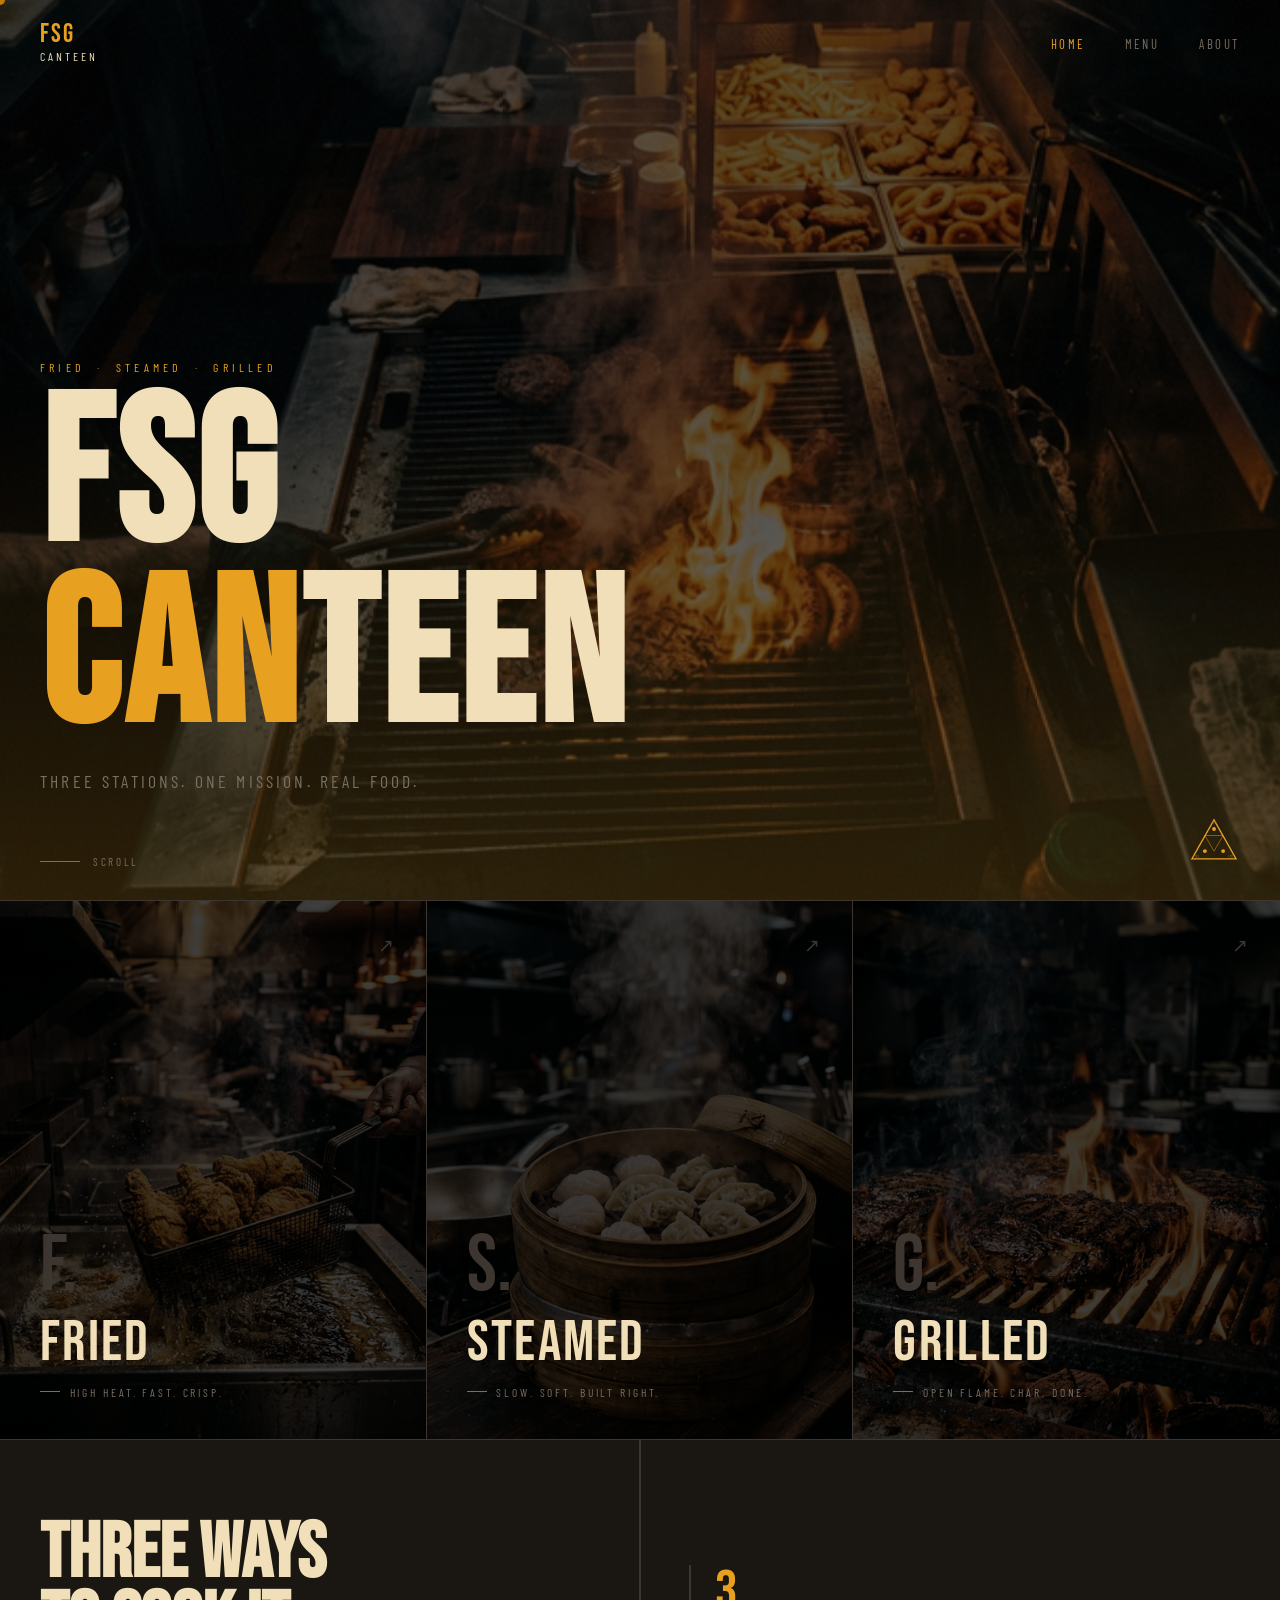
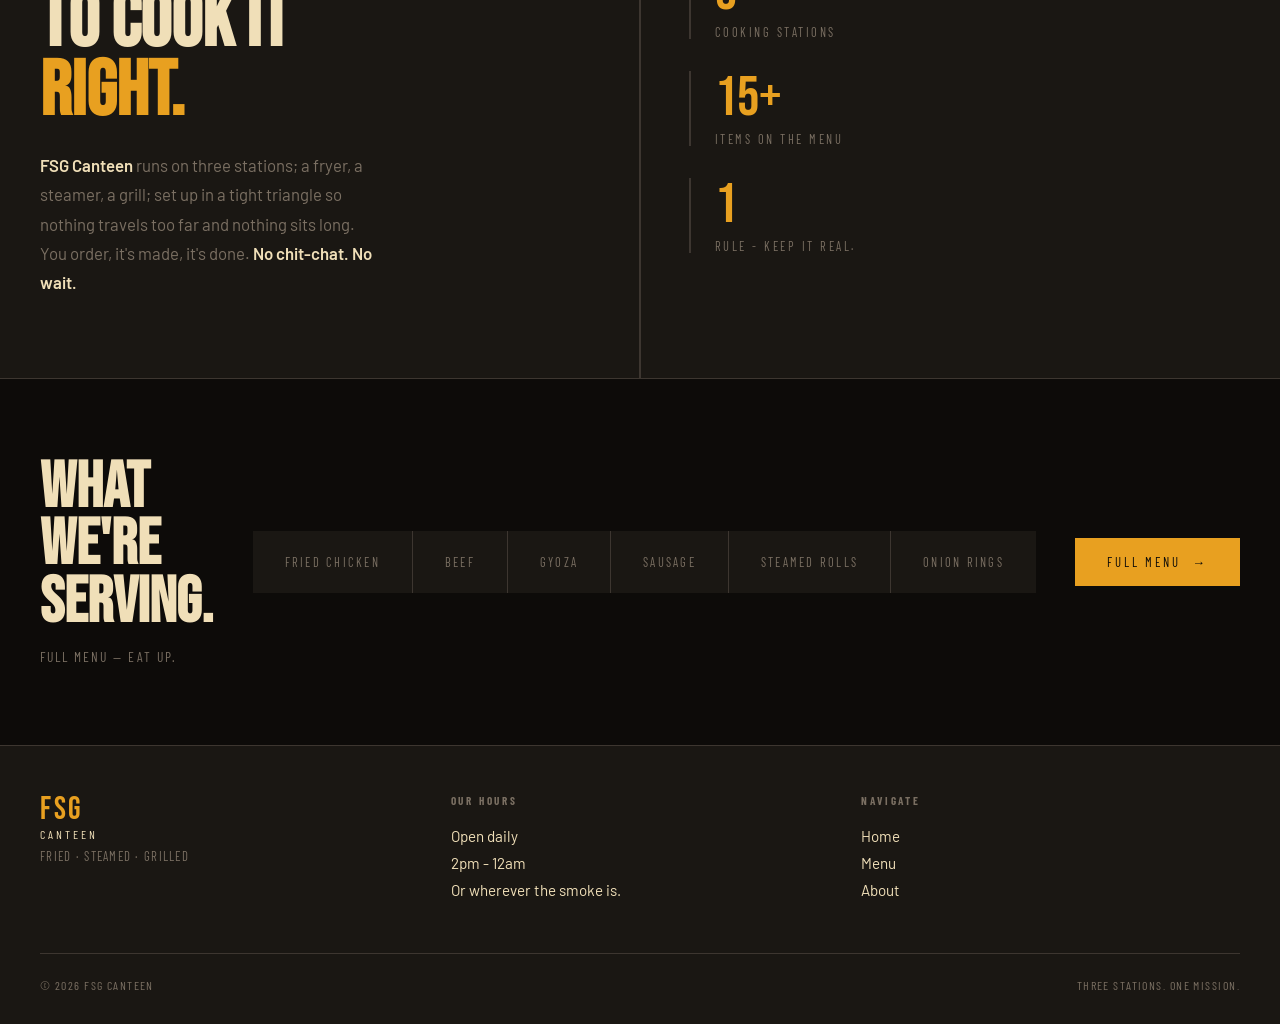
<file: index.html>
<!DOCTYPE html>
<html lang="en">

<head>
  <meta charset="UTF-8" />
  <meta name="viewport" content="width=device-width, initial-scale=1.0" />
  <meta name="description"
    content="FSG Canteen — three cooking stations, one mission. Fried, steamed, and grilled food made to order." />
  <title>FSG Canteen</title>
  <link rel="stylesheet" href="css/style.css" />
  <link rel="stylesheet" href="css/pages.css" />
  
</head>

<body>

  <!-- CURSOR -->
  <div class="cursor" id="cursor"></div>

  <!-- NAV -->
  <nav id="nav">
    <div class="nav-logo">
      FSG
      <span>Canteen</span>
    </div>
    <button class="nav-toggle" id="navToggle" aria-label="Menu">
      <span></span><span></span><span></span>
    </button>
    <ul class="nav-links" id="navLinks">
      <li><a href="index.html" class="active">Home</a></li>
      <li><a href="menu.html">Menu</a></li>
      <li><a href="about.html">About</a></li>
    </ul>
  </nav>

  <main>

    <!-- hero -->
    <section class="open">
      <div class="open-bg">
        <img src="images/hero.jpg" alt="FSG Canteen — fire, steam, grill" />
      </div>
      <div class="open-content">
        <p class="open-eyebrow">Fried &nbsp;·&nbsp; Steamed &nbsp;·&nbsp; Grilled</p>
        <h1 class="open-title">FSG<br><span class="amber">Can</span>teen</h1>
        <p class="open-subtitle">Three stations. One mission. Real food.</p>
      </div>
      <div class="open-bottom">
        <span class="open-scroll">Scroll</span>
        <div class="open-triangle-badge">
          <!-- TRIANGLE LOGO SVG -->
          <svg class="triangle-logo" viewBox="0 0 80 80" fill="none" xmlns="http://www.w3.org/2000/svg">
            <!-- outer triangle -->
            <polygon points="40,6 74,66 6,66" stroke="#E8A020" stroke-width="2" fill="none" />
            <!-- inner triangle (inverted) -->
            <polygon points="40,54 26,30 54,30" stroke="#E8A020" stroke-width="1.5" fill="none" opacity="0.5" />
            <!-- three station dots -->
            <circle cx="40" cy="20" r="3" fill="#E8A020" />
            <circle cx="26" cy="54" r="3" fill="#E8A020" />
            <circle cx="54" cy="54" r="3" fill="#E8A020" />
            <!-- station labels -->
            <text x="40" y="13" text-anchor="middle" font-family="'Barlow Condensed', sans-serif" font-size="5"
              letter-spacing="1" fill="#7A6F62" text-transform="uppercase">FRY</text>
            <text x="14" y="64" text-anchor="middle" font-family="'Barlow Condensed', sans-serif" font-size="5"
              letter-spacing="1" fill="#7A6F62">GRL</text>
            <text x="66" y="64" text-anchor="middle" font-family="'Barlow Condensed', sans-serif" font-size="5"
              letter-spacing="1" fill="#7A6F62">STM</text>
          </svg>
        </div>
      </div>
    </section>

    <!-- stations -->
    <section class="stations">

      <a class="station" href="menu.html#fried">
        <div class="station-bg">
          <img src="images/station-fry.jpg" alt="Fry station" />
        </div>
        <div class="station-glow"></div>
        <span class="station-arrow">↗&#xFE0E;</span>
        <div class="station-content">
          <span class="station-number" aria-hidden="true">F.</span>
          <span class="station-name">Fried</span>
          <span class="station-method">High heat. Fast. Crisp.</span>
        </div>
      </a>

      <a class="station" href="menu.html#steamed">
        <div class="station-bg">
          <img src="images/station-steam.jpg" alt="Steam station" />
        </div>
        <div class="station-glow"></div>
        <span class="station-arrow">↗&#xFE0E;</span>
        <div class="station-content">
          <span class="station-number" aria-hidden="true">S.</span>
          <span class="station-name">Steamed</span>
          <span class="station-method">Slow. Soft. Built right.</span>
        </div>
      </a>

      <a class="station" href="menu.html#grilled">
        <div class="station-bg">
          <img src="images/station-grill.jpg" alt="Grill station" />
        </div>
        <div class="station-glow"></div>
        <span class="station-arrow">↗&#xFE0E;</span>
        <div class="station-content">
          <span class="station-number" aria-hidden="true">G.</span>
          <span class="station-name">Grilled</span>
          <span class="station-method">Open flame. Char. Done.</span>
        </div>
      </a>

    </section>

    <!-- about -->
    <section class="about-strip">
      <div class="about-left">
        <h2>Three ways<br>to cook it<br><em>right.</em></h2>
        <p>
          <strong>FSG Canteen</strong> runs on three stations; a fryer, a steamer, a grill; set up in a tight triangle
          so nothing travels too far and nothing sits long. You order, it's made, it's done. <strong>No chit-chat. No
            wait.</strong>
        </p>
      </div>
      <div class="about-strip-divider"></div>
      <div class="about-right">
        <div class="about-stat">
          <div class="about-stat-num">3</div>
          <div class="about-stat-label">Cooking stations</div>
        </div>
        <div class="about-stat">
          <div class="about-stat-num">15+</div>
          <div class="about-stat-label">Items on the menu</div>
        </div>
        <div class="about-stat">
          <div class="about-stat-num">1</div>
          <div class="about-stat-label">Rule - Keep it real.</div>
        </div>
      </div>
    </section>

    <!-- menu tease -->
    <section class="menu-teaser">
      <div class="menu-teaser-left">
        <h3>What<br>we're<br>serving.</h3>
        <p>Full menu — eat up.</p>
      </div>
      <div class="menu-teaser-items">
        <div class="teaser-item">Fried Chicken</div>
        <div class="teaser-item">Beef</div>
        <div class="teaser-item">Gyoza</div>
        <div class="teaser-item">Sausage</div>
        <div class="teaser-item">Steamed Rolls</div>
        <div class="teaser-item">Onion Rings</div>
      </div>
      <a href="menu.html" class="btn-menu">Full Menu &nbsp;→</a>
    </section>

  </main>

  <!-- FOOTER -->
  <footer>
    <div class="footer-brand">
      <div class="nav-logo">FSG <span>Canteen</span></div>
      <p>Fried · Steamed · Grilled</p>
    </div>
    <div class="footer-col">
      <h4>Our Hours</h4>
      <p>Open daily</p>
      <p>2pm - 12am</p>
      <p>Or wherever the smoke is.</p>
    </div>
    <div class="footer-col">
      <h4>Navigate</h4>
      <a href="index.html">Home</a>
      <a href="menu.html">Menu</a>
      <a href="about.html">About</a>
    </div>
    <div class="footer-bottom">
      <p>© 2026 FSG Canteen</p>
      <p>Three stations. One mission.</p>
    </div>
  </footer>

  <script src="js/main.js"></script>

</body>

</html>
</file>
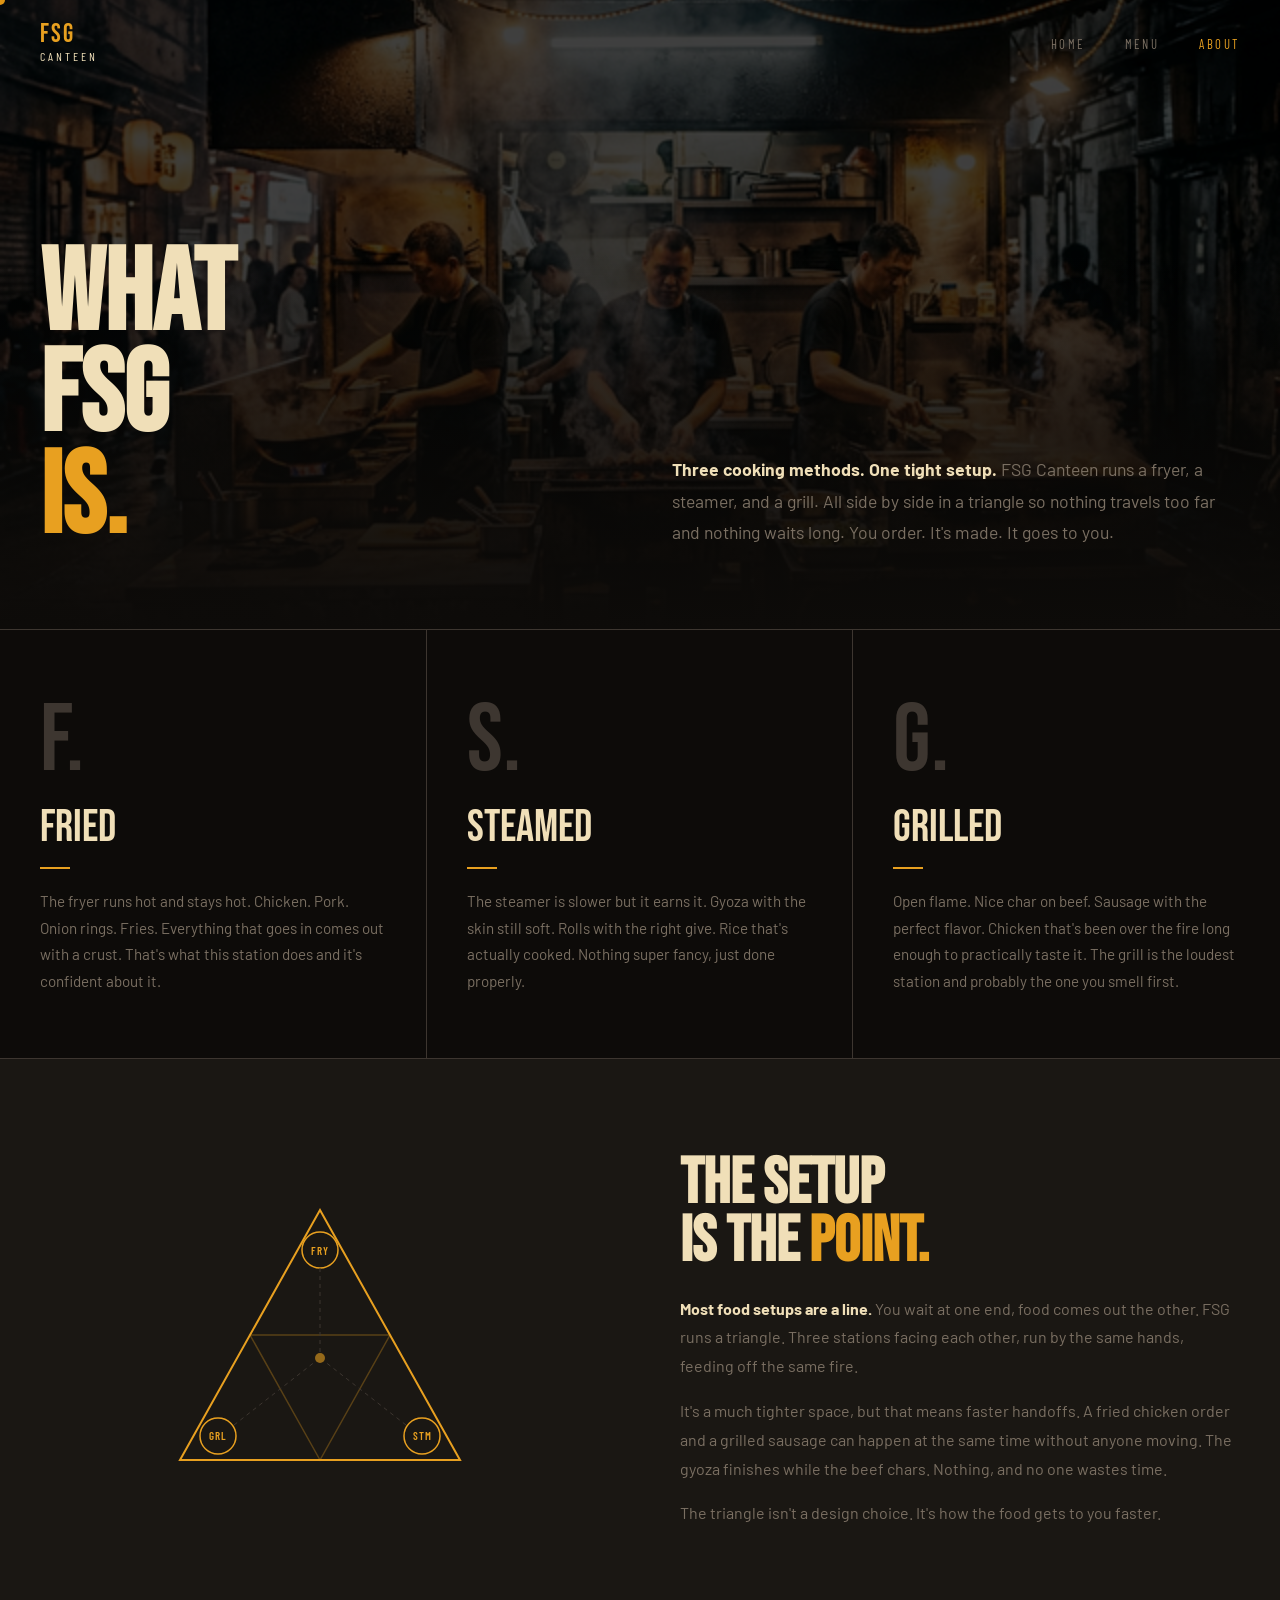
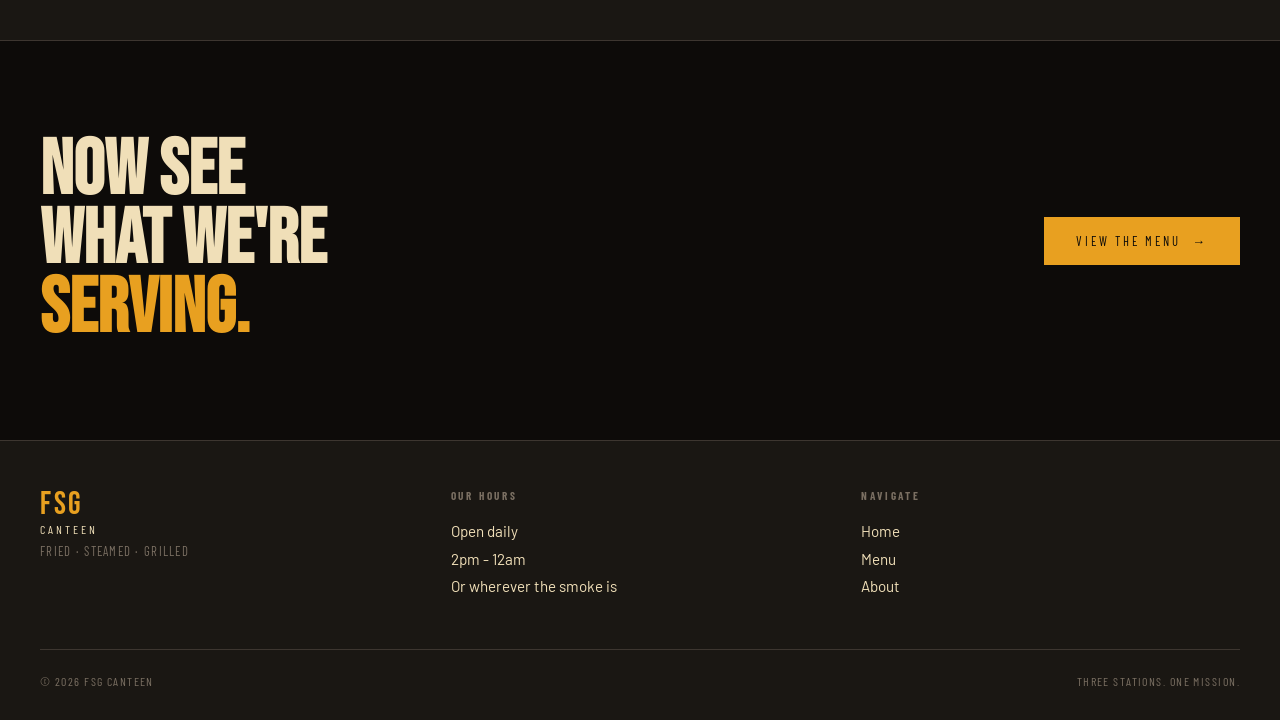
<file: about.html>
<!DOCTYPE html>
<html lang="en">

<head>
  <meta charset="UTF-8" />
  <meta name="viewport" content="width=device-width, initial-scale=1.0" />
  <meta name="description"
    content="About FSG Canteen — three cooking stations set up in a tight triangle so nothing travels far and nothing sits long." />
  <title>About — FSG Canteen</title>
  <link rel="stylesheet" href="css/style.css" />
  <link rel="stylesheet" href="css/pages.css" />
  
</head>

<body>

  <div class="cursor" id="cursor"></div>

  <nav id="nav" class="scrolled">
    <div class="nav-logo">FSG <span>Canteen</span></div>
    <button class="nav-toggle" id="navToggle" aria-label="Menu">
      <span></span><span></span><span></span>
    </button>
    <ul class="nav-links" id="navLinks">
      <li><a href="index.html">Home</a></li>
      <li><a href="menu.html">Menu</a></li>
      <li><a href="about.html" class="active">About</a></li>
    </ul>
  </nav>

  <!-- HERO -->
  <section class="about-hero">
    <div class="about-hero-bg">
      <img src="images/about-hero.jpg" alt="FSG setup at night" />
    </div>
    <div class="about-hero-content">
      <h1 class="about-hero-title">What<br>FSG<br><em>is.</em></h1>
      <p class="about-hero-text">
        <strong>Three cooking methods. One tight setup.</strong> FSG Canteen runs a fryer, a steamer, and a grill. All
        side by side in a triangle so nothing travels too far and nothing waits long. You order. It's made. It goes to
        you.
      </p>
    </div>
  </section>

  <!-- split concepts -->
  <section class="concept">
    <div class="concept-station">
      <div class="concept-num" aria-hidden="true">F.</div>
      <div class="concept-name">Fried</div>
      <div class="concept-line"></div>
      <p class="concept-desc">The fryer runs hot and stays hot. Chicken. Pork. Onion rings. Fries. Everything that goes
        in comes out with a crust. That's what this station does and it's confident about it.</p>
    </div>
    <div class="concept-station">
      <div class="concept-num" aria-hidden="true">S.</div>
      <div class="concept-name">Steamed</div>
      <div class="concept-line"></div>
      <p class="concept-desc">The steamer is slower but it earns it. Gyoza with the skin still soft. Rolls with the
        right give. Rice that's actually cooked. Nothing super fancy, just done properly.</p>
    </div>
    <div class="concept-station">
      <div class="concept-num" aria-hidden="true">G.</div>
      <div class="concept-name">Grilled</div>
      <div class="concept-line"></div>
      <p class="concept-desc">Open flame. Nice char on beef. Sausage with the perfect flavor. Chicken that's been over
        the
        fire long enough to practically taste it. The grill is the loudest station and probably the one you smell first.
      </p>
    </div>
  </section>

  <!-- triangle diagram -->
  <section class="triangle-section">
    <div class="triangle-visual">
      <svg class="triangle-large" viewBox="0 0 320 320" fill="none" xmlns="http://www.w3.org/2000/svg">
        <!-- outer triangle -->
        <polygon points="160,20 300,270 20,270" stroke="#E8A020" stroke-width="2" fill="none" />
        <!-- inner triangle -->
        <polygon points="160,270 90,145 230,145" stroke="#E8A020" stroke-width="1.5" fill="none" opacity="0.3" />

        <!-- station circles -->
        <circle cx="160" cy="60" r="18" fill="#1A1713" stroke="#E8A020" stroke-width="1.5" />
        <circle cx="58" cy="246" r="18" fill="#1A1713" stroke="#E8A020" stroke-width="1.5" />
        <circle cx="262" cy="246" r="18" fill="#1A1713" stroke="#E8A020" stroke-width="1.5" />

        <!-- station icons text -->
        <text x="160" y="65" text-anchor="middle" font-family="'Barlow Condensed', sans-serif" font-size="11"
          font-weight="600" letter-spacing="1" fill="#E8A020">FRY</text>
        <text x="58" y="250" text-anchor="middle" font-family="'Barlow Condensed', sans-serif" font-size="11"
          font-weight="600" letter-spacing="1" fill="#E8A020">GRL</text>
        <text x="262" y="250" text-anchor="middle" font-family="'Barlow Condensed', sans-serif" font-size="11"
          font-weight="600" letter-spacing="1" fill="#E8A020">STM</text>

        <!-- connecting lines (dashed) -->
        <line x1="160" y1="78" x2="160" y2="163" stroke="#3D3630" stroke-width="1" stroke-dasharray="4,4" />
        <line x1="74" y1="235" x2="156" y2="171" stroke="#3D3630" stroke-width="1" stroke-dasharray="4,4" />
        <line x1="246" y1="235" x2="164" y2="171" stroke="#3D3630" stroke-width="1" stroke-dasharray="4,4" />

        <!-- center dot -->
        <circle cx="160" cy="168" r="5" fill="#E8A020" opacity="0.6" />
      </svg>
    </div>
    <div class="triangle-text">
      <h2>The setup<br>is the <em>point.</em></h2>
      <p>
        <strong>Most food setups are a line.</strong> You wait at one end, food comes out the other. FSG runs a
        triangle. Three stations facing each other, run by the same hands, feeding off the same fire.
      </p>
      <p>
        It's a much tighter space, but that means faster handoffs. A fried chicken order and a grilled sausage can
        happen at the
        same time without anyone moving. The gyoza finishes while the beef chars. Nothing, and no one wastes time.
      </p>
      <p>
        The triangle isn't a design choice. It's how the food gets to you faster.
      </p>
    </div>
  </section>

  <!-- call to action -->
  <section class="about-cta">
    <h2>Now see<br>what we're<br><em>serving.</em></h2>
    <a href="menu.html" class="btn-menu">View The Menu &nbsp;→</a>
  </section>

  <footer>
    <div class="footer-brand">
      <div class="nav-logo">FSG <span>Canteen</span></div>
      <p>Fried · Steamed · Grilled</p>
    </div>
    <div class="footer-col">
      <h4>Our Hours</h4>
      <p>Open daily</p>
      <p>2pm - 12am</p>
      <p>Or wherever the smoke is</p>
    </div>
    <div class="footer-col">
      <h4>Navigate</h4>
      <a href="index.html">Home</a>
      <a href="menu.html">Menu</a>
      <a href="about.html">About</a>
    </div>
    <div class="footer-bottom">
      <p>© 2026 FSG Canteen</p>
      <p>Three stations. One mission.</p>
    </div>
  </footer>

  <script src="js/main.js"></script>

</body>

</html>
</file>
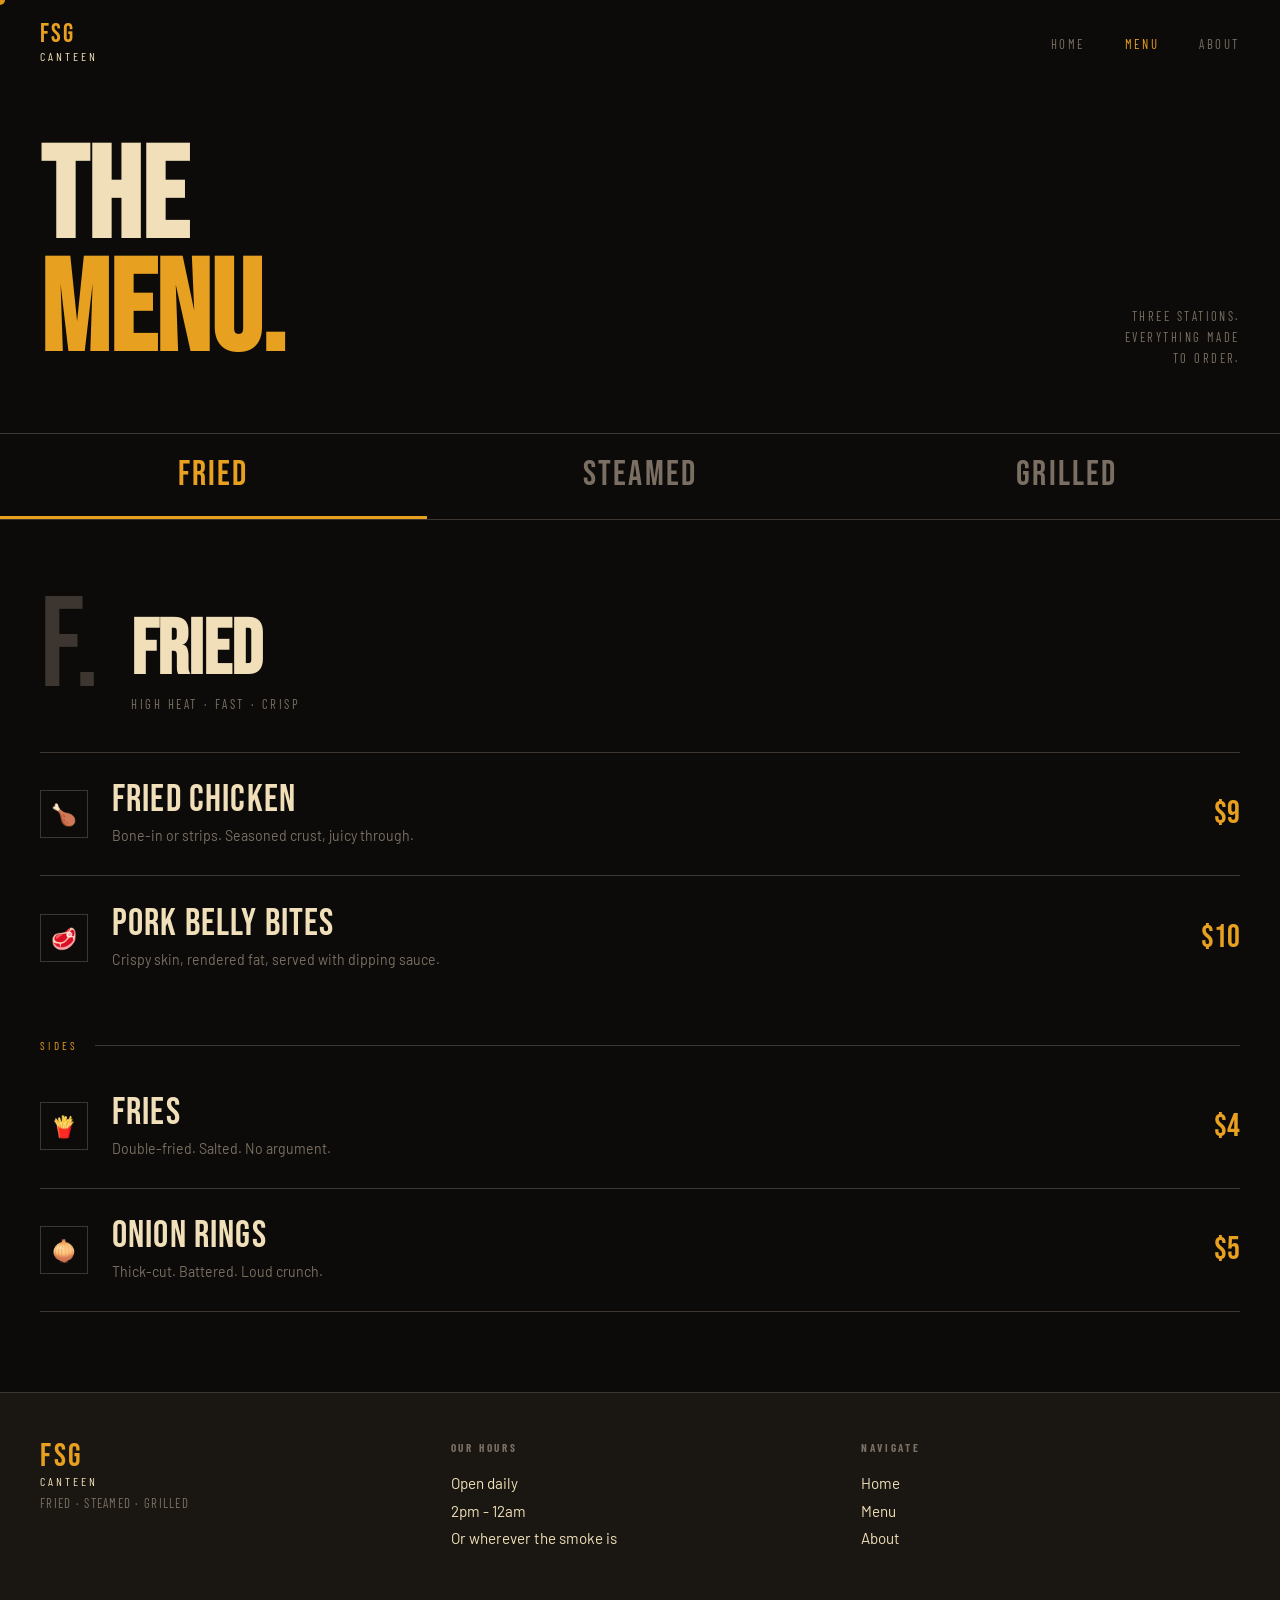
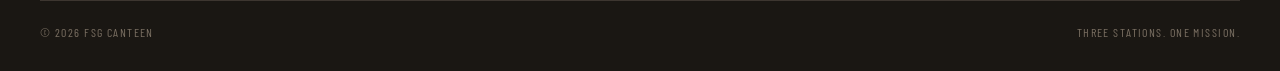
<file: menu.html>
<!DOCTYPE html>
<html lang="en">

<head>
  <meta charset="UTF-8" />
  <meta name="viewport" content="width=device-width, initial-scale=1.0" />
  <meta name="description"
    content="FSG Canteen menu — fried, steamed, and grilled dishes made to order from three cooking stations." />
  <title>Menu — FSG Canteen</title>
  <link rel="stylesheet" href="css/style.css" />
  <link rel="stylesheet" href="css/pages.css" />
  
</head>

<body>

  <div class="cursor" id="cursor"></div>

  <nav id="nav" class="scrolled">
    <div class="nav-logo">FSG <span>Canteen</span></div>
    <button class="nav-toggle" id="navToggle" aria-label="Menu">
      <span></span><span></span><span></span>
    </button>
    <ul class="nav-links" id="navLinks">
      <li><a href="index.html">Home</a></li>
      <li><a href="menu.html" class="active">Menu</a></li>
      <li><a href="about.html">About</a></li>
    </ul>
  </nav>

  <!-- hd -->
  <header class="menu-header">
    <h1>The<br><em>Menu.</em></h1>
    <p class="menu-header-note">Three stations.<br>Everything made<br>to order.</p>
  </header>

  <!-- tabs -->
  <div class="station-tabs">
    <button class="tab-btn active" data-tab="fried">Fried</button>
    <button class="tab-btn" data-tab="steamed">Steamed</button>
    <button class="tab-btn" data-tab="grilled">Grilled</button>
  </div>

  <main>

    
    <div class="menu-panel active" id="fried">
      <div class="panel-header">
        <span class="panel-number" aria-hidden="true">F.</span>
        <div class="panel-info">
          <h2>Fried</h2>
          <p>High heat · Fast · Crisp</p>
        </div>
      </div>
      <ul class="menu-items">
        <li class="menu-item">
          <div class="item-icon" aria-hidden="true">🍗</div>
          <div class="item-body">
            <div class="item-name">Fried Chicken</div>
            <div class="item-desc">Bone-in or strips. Seasoned crust, juicy through.</div>
          </div>
          <div class="item-price">$9</div>
        </li>
        <li class="menu-item">
          <div class="item-icon" aria-hidden="true">🥩</div>
          <div class="item-body">
            <div class="item-name">Pork Belly Bites</div>
            <div class="item-desc">Crispy skin, rendered fat, served with dipping sauce.</div>
          </div>
          <div class="item-price">$10</div>
        </li>

        <li class="section-divider">Sides</li>

        <li class="menu-item">
          <div class="item-icon" aria-hidden="true">🍟</div>
          <div class="item-body">
            <div class="item-name">Fries</div>
            <div class="item-desc">Double-fried. Salted. No argument.</div>
          </div>
          <div class="item-price">$4</div>
        </li>
        <li class="menu-item">
          <div class="item-icon" aria-hidden="true">🧅</div>
          <div class="item-body">
            <div class="item-name">Onion Rings</div>
            <div class="item-desc">Thick-cut. Battered. Loud crunch.</div>
          </div>
          <div class="item-price">$5</div>
        </li>
      </ul>
    </div>

    
    <div class="menu-panel" id="steamed">
      <div class="panel-header">
        <span class="panel-number" aria-hidden="true">S.</span>
        <div class="panel-info">
          <h2>Steamed</h2>
          <p>Slow · Soft · Built right</p>
        </div>
      </div>
      <ul class="menu-items">
        <li class="menu-item">
          <div class="item-icon" aria-hidden="true">🥟</div>
          <div class="item-body">
            <div class="item-name">Gyoza</div>
            <div class="item-desc">Six pieces. Pork and cabbage. House dipping sauce.</div>
          </div>
          <div class="item-price">$8</div>
        </li>

        <li class="section-divider">Sides</li>

        <li class="menu-item">
          <div class="item-icon" aria-hidden="true">🍚</div>
          <div class="item-body">
            <div class="item-name">Steamed Rice</div>
            <div class="item-desc">Plain or seasoned. Works with everything.</div>
          </div>
          <div class="item-price">$3</div>
        </li>
        <li class="menu-item">
          <div class="item-icon" aria-hidden="true">🥖</div>
          <div class="item-body">
            <div class="item-name">Steamed Rolls</div>
            <div class="item-desc">Soft, pillowy. Two per order.</div>
          </div>
          <div class="item-price">$4</div>
        </li>
      </ul>
    </div>

    
    <div class="menu-panel" id="grilled">
      <div class="panel-header">
        <span class="panel-number" aria-hidden="true">G.</span>
        <div class="panel-info">
          <h2>Grilled</h2>
          <p>Open flame · Char · Done</p>
        </div>
      </div>
      <ul class="menu-items">
        <li class="menu-item">
          <div class="item-icon" aria-hidden="true">🥩</div>
          <div class="item-body">
            <div class="item-name">Beef</div>
            <div class="item-desc">Skewers or cuts. Char on the outside, done how you want it.</div>
          </div>
          <div class="item-price">$12</div>
        </li>
        <li class="menu-item">
          <div class="item-icon" aria-hidden="true">🍗</div>
          <div class="item-body">
            <div class="item-name">Grilled Chicken</div>
            <div class="item-desc">Marinated. Grilled hard. Served fast.</div>
          </div>
          <div class="item-price">$10</div>
        </li>
        <li class="menu-item">
          <div class="item-icon" aria-hidden="true">🌭</div>
          <div class="item-body">
            <div class="item-name">Grilled Sausage</div>
            <div class="item-desc">Snapped casing, smoky inside. On its own or in a roll.</div>
          </div>
          <div class="item-price">$8</div>
        </li>
        <li class="menu-item">
          <div class="item-icon" aria-hidden="true">🧀</div>
          <div class="item-body">
            <div class="item-name">Ham + Cheese Sandwich</div>
            <div class="item-desc">Pressed on the grill. Crisp bread, melted through.</div>
          </div>
          <div class="item-price">$9</div>
        </li>

        <li class="section-divider">Sides</li>

        <li class="menu-item">
          <div class="item-icon" aria-hidden="true">🌽</div>
          <div class="item-body">
            <div class="item-name">Corn on the Cob</div>
            <div class="item-desc">Grilled in the husk. Butter and salt.</div>
          </div>
          <div class="item-price">$4</div>
        </li>
      </ul>
    </div>

  </main>

  <footer>
    <div class="footer-brand">
      <div class="nav-logo">FSG <span>Canteen</span></div>
      <p>Fried · Steamed · Grilled</p>
    </div>
    <div class="footer-col">
      <h4>Our Hours</h4>
      <p>Open daily</p>
      <p>2pm - 12am</p>
      <p>Or wherever the smoke is</p>
    </div>
    <div class="footer-col">
      <h4>Navigate</h4>
      <a href="index.html">Home</a>
      <a href="menu.html">Menu</a>
      <a href="about.html">About</a>
    </div>
    <div class="footer-bottom">
      <p>© 2026 FSG Canteen</p>
      <p>Three stations. One mission.</p>
    </div>
  </footer>

  <script src="js/main.js"></script>

</body>

</html>
</file>
<file: css/style.css>
@import url('https://fonts.googleapis.com/css2?family=Bebas+Neue&family=Barlow:ital,wght@0,400;0,600;0,700;1,400&family=Barlow+Condensed:wght@300;400;600;700&display=swap');

/* ─── TOKENS ─────────────────────────────────────────────── */
:root {
  --black:     #0D0B09;
  --charcoal:  #1A1713;
  --concrete:  #2A2520;
  --amber:     #E8A020;
  --orange:    #D45C1A;
  --cream:     #F0DFB8;
  --ash:       #7A6F62;
  --smoke:     #3D3630;

  --font-display: 'Bebas Neue', sans-serif;
  --font-ui:      'Barlow Condensed', sans-serif;
  --font-body:    'Barlow', sans-serif;
}

/* ─── RESET ──────────────────────────────────────────────── */
*, *::before, *::after { box-sizing: border-box; margin: 0; padding: 0; }

html {
  font-size: 16px;
  scroll-behavior: smooth;
  -webkit-font-smoothing: antialiased;
}

body {
  background: var(--black);
  color: var(--cream);
  font-family: var(--font-body);
  overflow-x: hidden;
  
}

a { color: inherit; text-decoration: none; }
img { display: block; width: 100%; height: 100%; object-fit: cover; }

/* ─── CUSTOM CURSOR ──────────────────────────────────────── */
.cursor {
  position: fixed;
  width: 10px;
  height: 10px;
  background: var(--amber);
  left: 0;
  top: 0;
  border-radius: 50%;
  pointer-events: none;
  z-index: 9999;
  transform: translate(-50%, -50%);
  transition: width 0.2s ease, height 0.2s ease, background 0.2s ease;
  mix-blend-mode: difference;
}
.cursor.expanded {
  width: 40px;
  height: 40px;
}

/* ─── NAV ────────────────────────────────────────────────── */
nav {
  position: fixed;
  top: 0; left: 0; right: 0;
  z-index: 100;
  display: flex;
  align-items: center;
  justify-content: space-between;
  padding: 1.4rem 2.5rem;
  mix-blend-mode: normal;
}

nav.scrolled {
  background: rgba(13, 11, 9, 0.92);
  backdrop-filter: blur(8px);
  border-bottom: 1px solid var(--smoke);
}

.nav-logo {
  font-family: var(--font-display);
  font-size: 1.6rem;
  letter-spacing: 0.08em;
  color: var(--amber);
  line-height: 1;
}

.nav-logo span {
  color: var(--cream);
  font-size: 0.75rem;
  font-family: var(--font-ui);
  letter-spacing: 0.25em;
  display: block;
  text-transform: uppercase;
  margin-top: 2px;
}

.nav-links {
  display: flex;
  gap: 2.5rem;
  list-style: none;
}

.nav-links a {
  font-family: var(--font-ui);
  font-size: 0.8rem;
  letter-spacing: 0.2em;
  text-transform: uppercase;
  color: var(--ash);
  transition: color 0.2s;
  position: relative;
}

.nav-links a::after {
  content: '';
  position: absolute;
  bottom: -3px; left: 0;
  width: 0; height: 1px;
  background: var(--amber);
  left: 0;
  top: 0;
  transition: width 0.25s ease;
}

.nav-links a:hover { color: var(--cream); }
.nav-links a:hover::after { width: 100%; }
.nav-links a.active { color: var(--amber); }

/* ─── FOOTER ─────────────────────────────────────────────── */
footer {
  background: var(--charcoal);
  border-top: 1px solid var(--smoke);
  padding: 3rem 2.5rem 2rem;
  display: grid;
  grid-template-columns: 1fr 1fr 1fr;
  gap: 2rem;
  align-items: start;
}

.footer-brand .nav-logo { font-size: 2rem; }
.footer-brand p {
  font-family: var(--font-ui);
  font-size: 0.8rem;
  color: var(--ash);
  letter-spacing: 0.1em;
  margin-top: 0.5rem;
  text-transform: uppercase;
}

.footer-col h4 {
  font-family: var(--font-ui);
  font-size: 0.7rem;
  letter-spacing: 0.25em;
  text-transform: uppercase;
  color: var(--ash);
  margin-bottom: 1rem;
}

.footer-col p, .footer-col a {
  font-family: var(--font-body);
  font-size: 0.95rem;
  color: var(--cream);
  line-height: 1.8;
  display: block;
}

.footer-bottom {
  grid-column: 1 / -1;
  border-top: 1px solid var(--smoke);
  padding-top: 1.5rem;
  margin-top: 1rem;
  display: flex;
  justify-content: space-between;
  align-items: center;
}

.footer-bottom p {
  font-family: var(--font-ui);
  font-size: 0.75rem;
  letter-spacing: 0.12em;
  color: var(--ash);
  text-transform: uppercase;
}

/* ─── BUTTONS ────────────────────────────────────────────── */
.btn-menu {
  display: inline-flex;
  align-items: center;
  gap: 0.8rem;
  font-family: var(--font-ui);
  font-size: 0.8rem;
  letter-spacing: 0.22em;
  text-transform: uppercase;
  color: var(--black);
  background: var(--amber);
  left: 0;
  top: 0;
  padding: 1rem 2rem;
  white-space: nowrap;
  transition: background 0.2s, gap 0.2s;
}

.btn-menu:hover {
  background: var(--cream);
  gap: 1.2rem;
}

/* ─── UTILITY ────────────────────────────────────────────── */
.tag {
  display: inline-block;
  font-family: var(--font-ui);
  font-size: 0.7rem;
  letter-spacing: 0.25em;
  text-transform: uppercase;
  color: var(--amber);
  border: 1px solid var(--amber);
  padding: 0.3rem 0.8rem;
}

/* Cursor fallback — interactive elements should always show a pointer */
a, button, [role="button"] {
  cursor: pointer;
}

/* ─── MOBILE NAV ─────────────────────────────────────────── */
.nav-toggle {
  display: none;
  flex-direction: column;
  gap: 5px;
  z-index: 200;
  background: none;
  border: none;
  padding: 4px;
}
.nav-toggle span {
  display: block;
  width: 24px; height: 2px;
  background: var(--cream);
  transition: all 0.3s;
}

@media (max-width: 768px) {
  body { cursor: auto; }
  .cursor { display: none; }

  nav { padding: 1rem 1.4rem; }

  .nav-toggle { display: flex; }

  .nav-links {
    position: fixed;
    top: 0; bottom: 0; left: 0; right: 0;
    width: 100vw;
    background: var(--black);
    flex-direction: column;
    align-items: center;
    justify-content: center;
    gap: 2.5rem;
    opacity: 0;
    pointer-events: none;
    transition: opacity 0.3s;
    z-index: 190;
  }

  .nav-links.open {
    opacity: 1;
    pointer-events: all;
  }

  .nav-links a {
    font-size: 1.2rem;
  }

  footer {
    grid-template-columns: 1fr;
    padding: 2rem 1.4rem 1.5rem;
  }

  .footer-bottom {
    flex-direction: column;
    gap: 0.5rem;
    text-align: center;
  }
}
</file>
<file: css/pages.css>
/* ---------------------------------- */

    /* OPEN — full screen title hit */
    .open {
      position: relative;
      height: 100svh;
      display: grid;
      grid-template-rows: 1fr auto;
      overflow: hidden;
      background: var(--black);
    }

    .open-bg {
      position: absolute;
      inset: 0;
      z-index: 0;
    }

    .open-bg img {
      width: 100%;
      height: 100%;
      object-fit: cover;
      object-position: center;
      filter: brightness(0.35);
      transform: scale(1.05);
      animation: imageScaleIn 2s cubic-bezier(0.2, 0.8, 0.2, 1) forwards;
    }

    /* grain overlay */
    .open-bg::after {
      content: '';
      position: absolute;
      inset: 0;
      background-image: url("data:image/svg+xml,%3Csvg viewBox='0 0 256 256' xmlns='http://www.w3.org/2000/svg'%3E%3Cfilter id='noise'%3E%3CfeTurbulence type='fractalNoise' baseFrequency='0.9' numOctaves='4' stitchTiles='stitch'/%3E%3C/filter%3E%3Crect width='100%25' height='100%25' filter='url(%23noise)' opacity='0.06'/%3E%3C/svg%3E");
      opacity: 0.4;
      pointer-events: none;
    }

    /* amber light bleed from below */
    .open-bg::before {
      content: '';
      position: absolute;
      bottom: 0;
      left: 0;
      right: 0;
      height: 55%;
      background: linear-gradient(to top, rgba(232, 160, 32, 0.18), transparent);
      z-index: 1;
      pointer-events: none;
    }

    .open-content {
      position: relative;
      z-index: 2;
      display: flex;
      flex-direction: column;
      justify-content: flex-end;
      padding: 0 2.5rem 0;
    }

    .open-eyebrow {
      font-family: var(--font-ui);
      font-size: 0.75rem;
      letter-spacing: 0.35em;
      text-transform: uppercase;
      color: var(--amber);
      margin-bottom: 1rem;
      opacity: 0;
      animation: slideUp 0.6s ease 0.3s forwards;
    }

    .open-title {
      font-family: var(--font-display);
      font-size: clamp(5rem, 16vw, 14rem);
      line-height: 0.88;
      letter-spacing: 0.02em;
      color: var(--cream);
      opacity: 0;
      animation: slideUp 0.7s ease 0.5s forwards;
    }

    .open-title .amber {
      color: var(--amber);
    }

    .open-subtitle {
      margin-top: 1.2rem;
      font-family: var(--font-ui);
      font-size: clamp(0.85rem, 1.5vw, 1.1rem);
      letter-spacing: 0.18em;
      text-transform: uppercase;
      color: var(--ash);
      opacity: 0;
      animation: slideUp 0.6s ease 0.75s forwards;
    }

    .open-bottom {
      position: relative;
      z-index: 2;
      padding: 1.5rem 2.5rem 2rem;
      display: flex;
      align-items: flex-end;
      justify-content: space-between;
      opacity: 0;
      animation: fadeIn 0.8s ease 1.1s forwards;
    }

    .open-scroll {
      font-family: var(--font-ui);
      font-size: 0.7rem;
      letter-spacing: 0.25em;
      text-transform: uppercase;
      color: var(--ash);
      display: flex;
      align-items: center;
      gap: 0.8rem;
      animation: float 3s ease-in-out infinite;
    }

    .open-scroll::before {
      content: '';
      display: block;
      width: 40px;
      height: 1px;
      background: var(--ash);
    }

    .open-triangle-badge {
      display: flex;
      align-items: center;
      gap: 0.6rem;
    }

    /* TRIANGLE SVG LOGO */
    .triangle-logo {
      width: 52px;
      height: 52px;
    }

    /* STATIONS — the main navigation element */
    .stations {
      display: grid;
      grid-template-columns: repeat(3, 1fr);
      border-top: 1px solid var(--smoke);
    }

    .station {
      position: relative;
      height: 42vw;
      max-height: 580px;
      min-height: 320px;
      overflow: hidden;
      display: flex;
      flex-direction: column;
      justify-content: flex-end;
      padding: 2.5rem;
      
      border-right: 1px solid var(--smoke);
      text-decoration: none;
    }

    .station:last-child {
      border-right: none;
    }

    .station-bg {
      position: absolute;
      inset: 0;
      z-index: 0;
    }

    .station-bg img {
      width: 100%;
      height: 100%;
      object-fit: cover;
      filter: brightness(0.25) saturate(0.8);
      transition: filter 0.5s ease, transform 0.6s ease;
    }

    .station:hover .station-bg img {
      filter: brightness(0.45) saturate(1.1);
      transform: scale(1.04);
    }

    /* amber glow on hover */
    .station-glow {
      position: absolute;
      inset: 0;
      z-index: 1;
      background: radial-gradient(ellipse at 50% 100%, rgba(232, 160, 32, 0.22) 0%, transparent 70%);
      opacity: 0;
      transition: opacity 0.5s ease;
    }

    .station:hover .station-glow {
      opacity: 1;
    }

    .station-content {
      position: relative;
      z-index: 2;
    }

    .station-number {
      font-family: var(--font-display);
      font-size: 5rem;
      line-height: 1;
      color: var(--smoke);
      transition: color 0.4s ease;
      display: block;
      margin-bottom: 0.5rem;
    }

    .station:hover .station-number {
      color: var(--amber);
    }

    .station-name {
      font-family: var(--font-display);
      font-size: clamp(2.8rem, 4.5vw, 4.5rem);
      line-height: 1;
      color: var(--cream);
      letter-spacing: 0.04em;
      display: block;
    }

    .station-method {
      font-family: var(--font-ui);
      font-size: 0.72rem;
      letter-spacing: 0.25em;
      text-transform: uppercase;
      color: var(--ash);
      margin-top: 0.8rem;
      display: flex;
      align-items: center;
      gap: 0.6rem;
      transition: color 0.3s;
    }

    .station:hover .station-method {
      color: var(--cream);
    }

    .station-method::before {
      content: '';
      display: inline-block;
      width: 20px;
      height: 1px;
      background: currentColor;
    }

    .station-arrow {
      position: absolute;
      top: 2rem;
      right: 2rem;
      z-index: 2;
      font-size: 1.2rem;
      color: var(--smoke);
      transition: color 0.3s, transform 0.3s;
    }

    .station:hover .station-arrow {
      color: var(--amber);
      transform: translate(4px, -4px);
    }

    /* ABOUT STRIP */
    .about-strip {
      background: var(--charcoal);
      border-top: 1px solid var(--smoke);
      display: grid;
      grid-template-columns: 1fr 2px 1fr;
      gap: 0;
    }

    .about-strip-divider {
      background: var(--smoke);
    }

    .about-left {
      padding: 5rem 3rem 5rem 2.5rem;
    }

    .about-left h2 {
      font-family: var(--font-display);
      font-size: clamp(3rem, 6vw, 6rem);
      line-height: 0.9;
      color: var(--cream);
      margin-bottom: 1.5rem;
    }

    .about-left h2 em {
      font-style: normal;
      color: var(--amber);
    }

    .about-left p {
      font-family: var(--font-body);
      font-size: 1.05rem;
      line-height: 1.75;
      color: var(--ash);
      max-width: 38ch;
    }

    .about-left p strong {
      color: var(--cream);
      font-weight: 600;
    }

    .about-right {
      padding: 5rem 2.5rem 5rem 3rem;
      display: flex;
      flex-direction: column;
      justify-content: center;
      gap: 2rem;
    }

    .about-stat {
      border-left: 2px solid var(--smoke);
      padding-left: 1.5rem;
      transition: border-color 0.3s;
    }

    .about-stat:hover {
      border-color: var(--amber);
    }

    .about-stat-num {
      font-family: var(--font-display);
      font-size: 3.5rem;
      color: var(--amber);
      line-height: 1;
    }

    .about-stat-label {
      font-family: var(--font-ui);
      font-size: 0.78rem;
      letter-spacing: 0.2em;
      text-transform: uppercase;
      color: var(--ash);
      margin-top: 0.3rem;
    }

    /* MENU TEASER */
    .menu-teaser {
      padding: 5rem 2.5rem;
      border-top: 1px solid var(--smoke);
      display: flex;
      align-items: center;
      justify-content: space-between;
      gap: 2rem;
    }

    .menu-teaser-left h3 {
      font-family: var(--font-display);
      font-size: clamp(2.5rem, 5vw, 5rem);
      line-height: 0.9;
      color: var(--cream);
    }

    .menu-teaser-left p {
      font-family: var(--font-ui);
      font-size: 0.85rem;
      letter-spacing: 0.15em;
      text-transform: uppercase;
      color: var(--ash);
      margin-top: 1rem;
    }

    .menu-teaser-items {
      display: flex;
      gap: 1px;
      background: var(--smoke);
    }

    .teaser-item {
      background: var(--charcoal);
      padding: 1.5rem 2rem;
      font-family: var(--font-ui);
      font-size: 0.78rem;
      letter-spacing: 0.18em;
      text-transform: uppercase;
      color: var(--ash);
      white-space: nowrap;
      transition: background 0.2s, color 0.2s;
    }

    .teaser-item:hover {
      background: var(--concrete);
      color: var(--cream);
    }


    /* KEYFRAMES */
    @keyframes slideUp {
      from {
        opacity: 0;
        transform: translateY(28px);
      }

      to {
        opacity: 1;
        transform: translateY(0);
      }
    }

    @keyframes fadeIn {
      from {
        opacity: 0;
      }

      to {
        opacity: 1;
      }
    }

    @keyframes imageScaleIn {
      from {
        transform: scale(1.15);
        filter: brightness(0);
      }

      to {
        transform: scale(1.05);
        filter: brightness(0.35);
      }
    }

    @keyframes float {
      0% {
        transform: translateY(0);
      }

      50% {
        transform: translateY(-4px);
      }

      100% {
        transform: translateY(0);
      }
    }

    /* ---------------------------------- */
    @media (max-width: 900px) {
      .stations {
        grid-template-columns: 1fr;
      }

      .station {
        height: 55vw;
        max-height: 340px;
        border-right: none;
        border-bottom: 1px solid var(--smoke);
      }

      .about-strip {
        grid-template-columns: 1fr;
      }

      .about-strip-divider {
        display: none;
      }

      .about-left,
      .about-right {
        padding: 3rem 1.4rem;
      }

      .menu-teaser {
        flex-direction: column;
        align-items: flex-start;
        padding: 3rem 1.4rem;
      }

      .menu-teaser-items {
        flex-wrap: wrap;
        gap: 1px;
      }

      .teaser-item {
        flex: 1 1 auto;
        text-align: center;
      }
    }

    @media (max-width: 600px) {
      .open-content {
        padding: 0 1.4rem;
      }

      .open-bottom {
        padding: 1rem 1.4rem 1.5rem;
      }

      .open-title {
        font-size: clamp(4rem, 20vw, 8rem);
      }
    }
  

    /* ---------------------------------- */

    .menu-header {
      padding: 9rem 2.5rem 4rem;
      border-bottom: 1px solid var(--smoke);
      display: flex;
      align-items: flex-end;
      justify-content: space-between;
      gap: 2rem;
    }

    .menu-header h1 {
      font-family: var(--font-display);
      font-size: clamp(4rem, 10vw, 9rem);
      line-height: 0.88;
      color: var(--cream);
    }

    .menu-header h1 em {
      font-style: normal;
      color: var(--amber);
    }

    .menu-header-note {
      font-family: var(--font-ui);
      font-size: 0.78rem;
      letter-spacing: 0.2em;
      text-transform: uppercase;
      color: var(--ash);
      max-width: 20ch;
      line-height: 1.7;
      text-align: right;
    }

    /* Station tabs */
    .station-tabs {
      display: flex;
      border-bottom: 1px solid var(--smoke);
      position: sticky;
      top: 60px;
      z-index: 50;
      background: var(--black);
    }

    .tab-btn {
      flex: 1;
      padding: 1.2rem 1rem;
      font-family: var(--font-display);
      font-size: clamp(1.4rem, 3vw, 2.2rem);
      letter-spacing: 0.06em;
      color: var(--ash);
      background: none;
      border: none;
      border-bottom: 3px solid transparent;
      
      transition: color 0.25s, border-color 0.25s;
      text-transform: uppercase;
    }

    .tab-btn:hover {
      color: var(--cream);
    }

    .tab-btn.active {
      color: var(--amber);
      border-bottom-color: var(--amber);
    }

    /* Station panels */
    .menu-panel {
      display: none;
      padding: 0 2.5rem 5rem;
    }

    .menu-panel.active {
      display: block;
    }

    .panel-header {
      padding: 4rem 0 2.5rem;
      display: flex;
      align-items: flex-end;
      gap: 2rem;
      border-bottom: 1px solid var(--smoke);
      margin-bottom: 0;
    }

    .panel-number {
      font-family: var(--font-display);
      font-size: 8rem;
      line-height: 1;
      color: var(--smoke);
    }

    .panel-info h2 {
      font-family: var(--font-display);
      font-size: clamp(3rem, 6vw, 6rem);
      line-height: 0.9;
      color: var(--cream);
    }

    .panel-info p {
      font-family: var(--font-ui);
      font-size: 0.8rem;
      letter-spacing: 0.2em;
      text-transform: uppercase;
      color: var(--ash);
      margin-top: 0.6rem;
    }

    /* Menu items */
    .menu-items {
      list-style: none;
    }

    .menu-item {
      display: grid;
      grid-template-columns: auto 1fr auto;
      align-items: center;
      gap: 1.5rem;
      padding: 1.8rem 0;
      border-bottom: 1px solid var(--smoke);
      transition: background 0.2s;
      position: relative;
    }

    .menu-item::before {
      content: '';
      position: absolute;
      left: -2.5rem;
      right: -2.5rem;
      top: 0;
      bottom: 0;
      background: var(--charcoal);
      opacity: 0;
      transition: opacity 0.25s;
      z-index: -1;
    }

    .menu-item:hover::before {
      opacity: 1;
    }

    .item-icon {
      width: 48px;
      height: 48px;
      border: 1px solid var(--smoke);
      display: flex;
      align-items: center;
      justify-content: center;
      font-size: 1.3rem;
      flex-shrink: 0;
      transition: border-color 0.25s;
    }

    .menu-item:hover .item-icon {
      border-color: var(--amber);
    }



    .item-name {
      font-family: var(--font-display);
      font-size: clamp(1.6rem, 3vw, 2.4rem);
      color: var(--cream);
      letter-spacing: 0.03em;
      line-height: 1;
    }

    .item-desc {
      font-family: var(--font-body);
      font-size: 0.88rem;
      color: var(--ash);
      margin-top: 0.35rem;
      line-height: 1.5;
    }

    .item-price {
      font-family: var(--font-display);
      font-size: clamp(1.4rem, 2.5vw, 2rem);
      color: var(--amber);
      white-space: nowrap;
      text-align: right;
    }

    /* Remove bottom border from menu items preceding a divider */
    .menu-item:has(+ .section-divider) {
      border-bottom: none;
    }

    /* Sides label */
    .section-divider {
      font-family: var(--font-ui);
      font-size: 0.7rem;
      letter-spacing: 0.3em;
      text-transform: uppercase;
      color: var(--amber);
      padding: 2.5rem 0 0.8rem;
      display: flex;
      align-items: center;
      gap: 1rem;
    }

    .section-divider::after {
      content: '';
      flex: 1;
      height: 1px;
      background: var(--smoke);
    }

    /* ---------------------------------- */
    @media (max-width: 768px) {
      .menu-header {
        flex-direction: column;
        align-items: flex-start;
        padding: 8rem 1.4rem 3rem;
      }

      .menu-header-note {
        text-align: left;
      }

      .tab-btn {
        font-size: 1.2rem;
        padding: 1rem 0.5rem;
      }

      .menu-panel {
        padding: 0 1.4rem 4rem;
      }

      .menu-item {
        grid-template-columns: auto 1fr;
        grid-template-rows: auto auto;
      }

      .item-price {
        grid-column: 2;
        text-align: left;
        font-size: 1.2rem;
      }
    }
  

    /* ---------------------------------- */

    .about-hero {
      min-height: 70svh;
      padding: 9rem 2.5rem 5rem;
      display: flex;
      flex-direction: column;
      justify-content: flex-end;
      position: relative;
      overflow: hidden;
      border-bottom: 1px solid var(--smoke);
    }

    .about-hero-bg {
      position: absolute;
      inset: 0;
      z-index: 0;
    }

    .about-hero-bg img {
      width: 100%;
      height: 100%;
      object-fit: cover;
      filter: brightness(0.25);
    }

    .about-hero-bg::after {
      content: '';
      position: absolute;
      inset: 0;
      background: linear-gradient(to top, var(--black) 0%, transparent 60%);
    }

    .about-hero-content {
      position: relative;
      z-index: 2;
      display: grid;
      grid-template-columns: 1fr 1fr;
      gap: 4rem;
      align-items: end;
    }

    .about-hero-title {
      font-family: var(--font-display);
      font-size: clamp(4rem, 9vw, 9rem);
      line-height: 0.88;
      color: var(--cream);
    }

    .about-hero-title em {
      font-style: normal;
      color: var(--amber);
    }

    .about-hero-text {
      font-family: var(--font-body);
      font-size: 1.1rem;
      line-height: 1.8;
      color: var(--ash);
    }

    .about-hero-text strong {
      color: var(--cream);
    }

    /* The concept section */
    .concept {
      display: grid;
      grid-template-columns: 1fr 1fr 1fr;
      border-bottom: 1px solid var(--smoke);
    }

    .concept-station {
      padding: 4rem 2.5rem;
      border-right: 1px solid var(--smoke);
      position: relative;
    }

    .concept-station:last-child {
      border-right: none;
    }

    .concept-num {
      font-family: var(--font-display);
      font-size: 6rem;
      color: var(--smoke);
      line-height: 1;
      margin-bottom: 1rem;
    }

    .concept-name {
      font-family: var(--font-display);
      font-size: 2.8rem;
      color: var(--cream);
      line-height: 1;
      margin-bottom: 1rem;
    }

    .concept-line {
      width: 30px;
      height: 2px;
      background: var(--amber);
      margin-bottom: 1.2rem;
    }

    .concept-desc {
      font-family: var(--font-body);
      font-size: 0.95rem;
      line-height: 1.75;
      color: var(--ash);
    }

    /* Triangle explainer */
    .triangle-section {
      padding: 6rem 2.5rem;
      display: grid;
      grid-template-columns: 1fr 1fr;
      gap: 5rem;
      align-items: center;
      border-bottom: 1px solid var(--smoke);
      background: var(--charcoal);
    }

    .triangle-visual {
      display: flex;
      align-items: center;
      justify-content: center;
    }

    .triangle-large {
      width: min(320px, 80vw);
      height: min(320px, 80vw);
    }

    .triangle-text h2 {
      font-family: var(--font-display);
      font-size: clamp(2.5rem, 5vw, 5rem);
      line-height: 0.9;
      color: var(--cream);
      margin-bottom: 1.5rem;
    }

    .triangle-text h2 em {
      font-style: normal;
      color: var(--amber);
    }

    .triangle-text p {
      font-family: var(--font-body);
      font-size: 1rem;
      line-height: 1.8;
      color: var(--ash);
      margin-bottom: 1rem;
    }

    .triangle-text p strong {
      color: var(--cream);
    }

    /* Bottom CTA */
    .about-cta {
      padding: 6rem 2.5rem;
      display: flex;
      align-items: center;
      justify-content: space-between;
      gap: 2rem;
    }

    .about-cta h2 {
      font-family: var(--font-display);
      font-size: clamp(3rem, 6vw, 6rem);
      line-height: 0.9;
      color: var(--cream);
    }

    .about-cta h2 em {
      font-style: normal;
      color: var(--amber);
    }



    /* ---------------------------------- */
    @media (max-width: 900px) {
      .about-hero-content {
        grid-template-columns: 1fr;
        gap: 2rem;
      }

      .concept {
        grid-template-columns: 1fr;
      }

      .concept-station {
        border-right: none;
        border-bottom: 1px solid var(--smoke);
        padding: 2.5rem 1.4rem;
      }

      .triangle-section {
        grid-template-columns: 1fr;
        padding: 4rem 1.4rem;
        gap: 3rem;
      }

      .about-hero {
        padding: 8rem 1.4rem 4rem;
      }

      .about-cta {
        flex-direction: column;
        align-items: flex-start;
        padding: 4rem 1.4rem;
      }
    }
</file>
